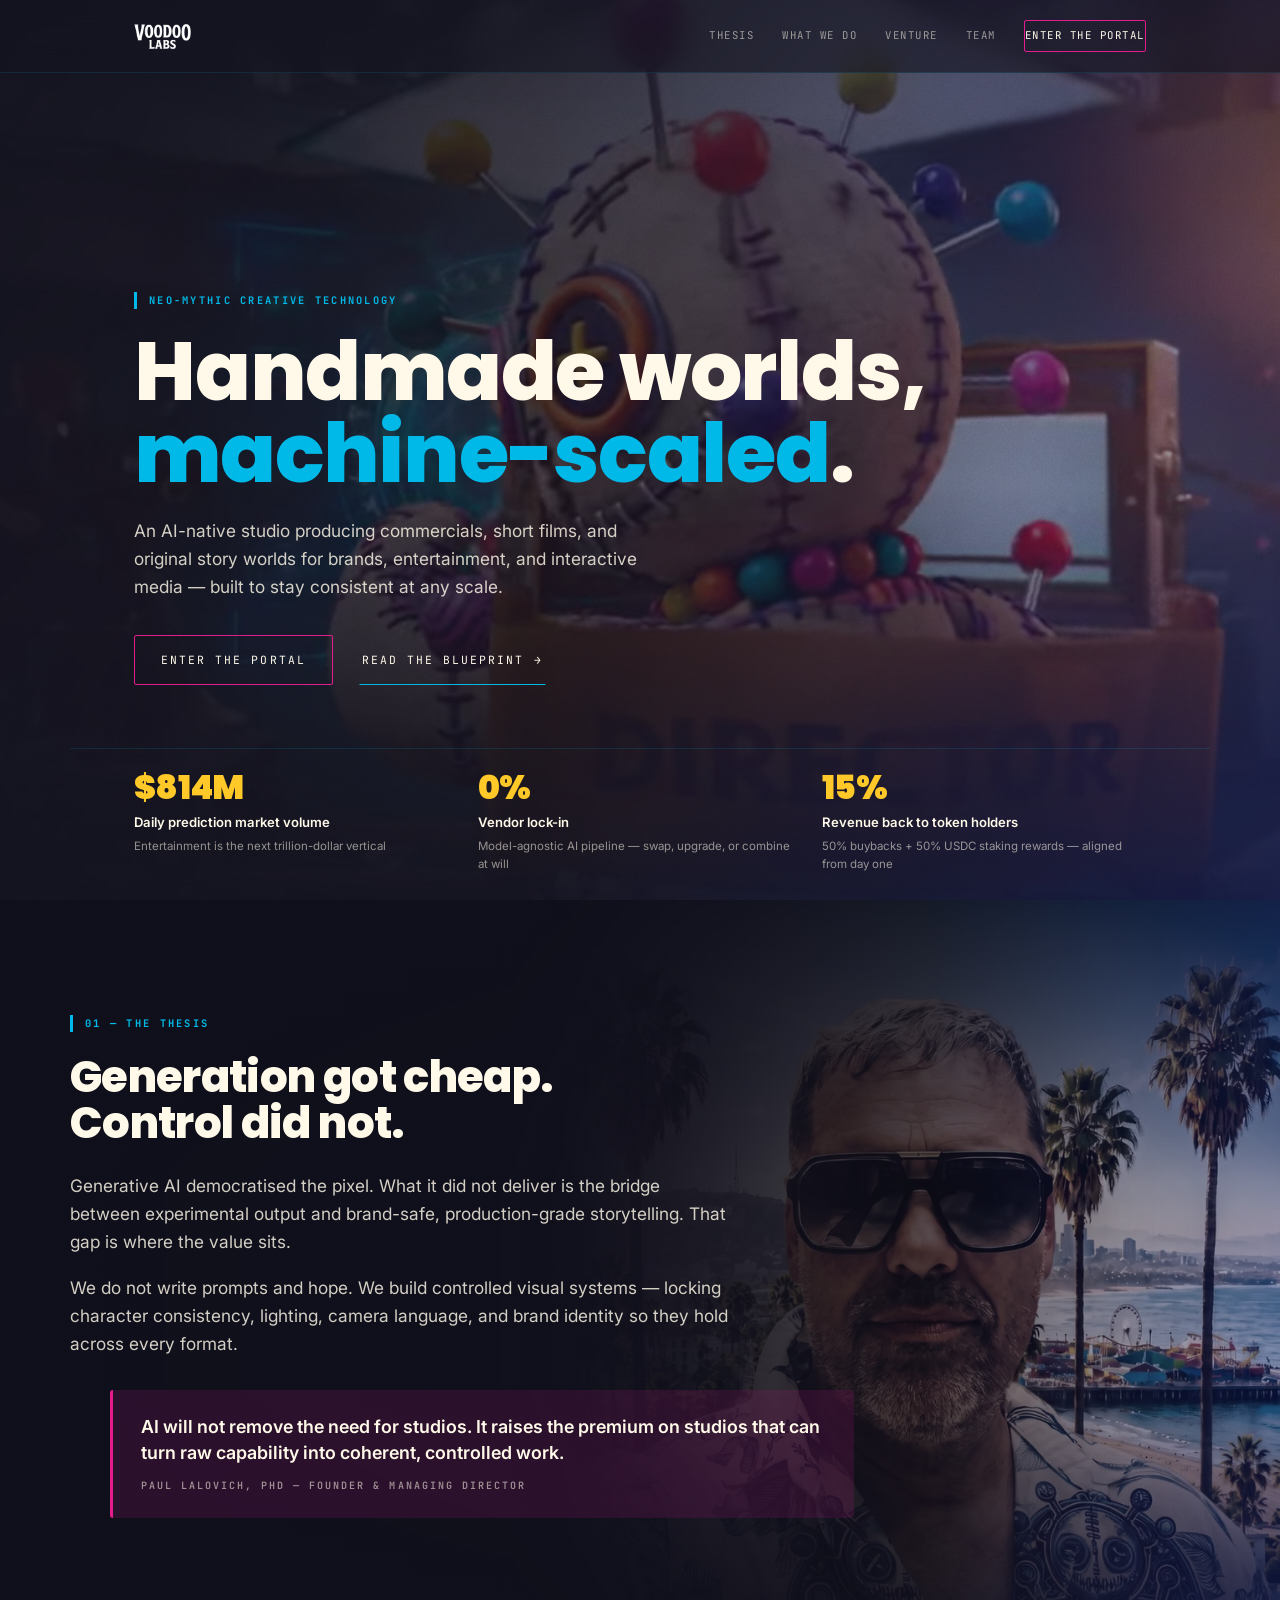
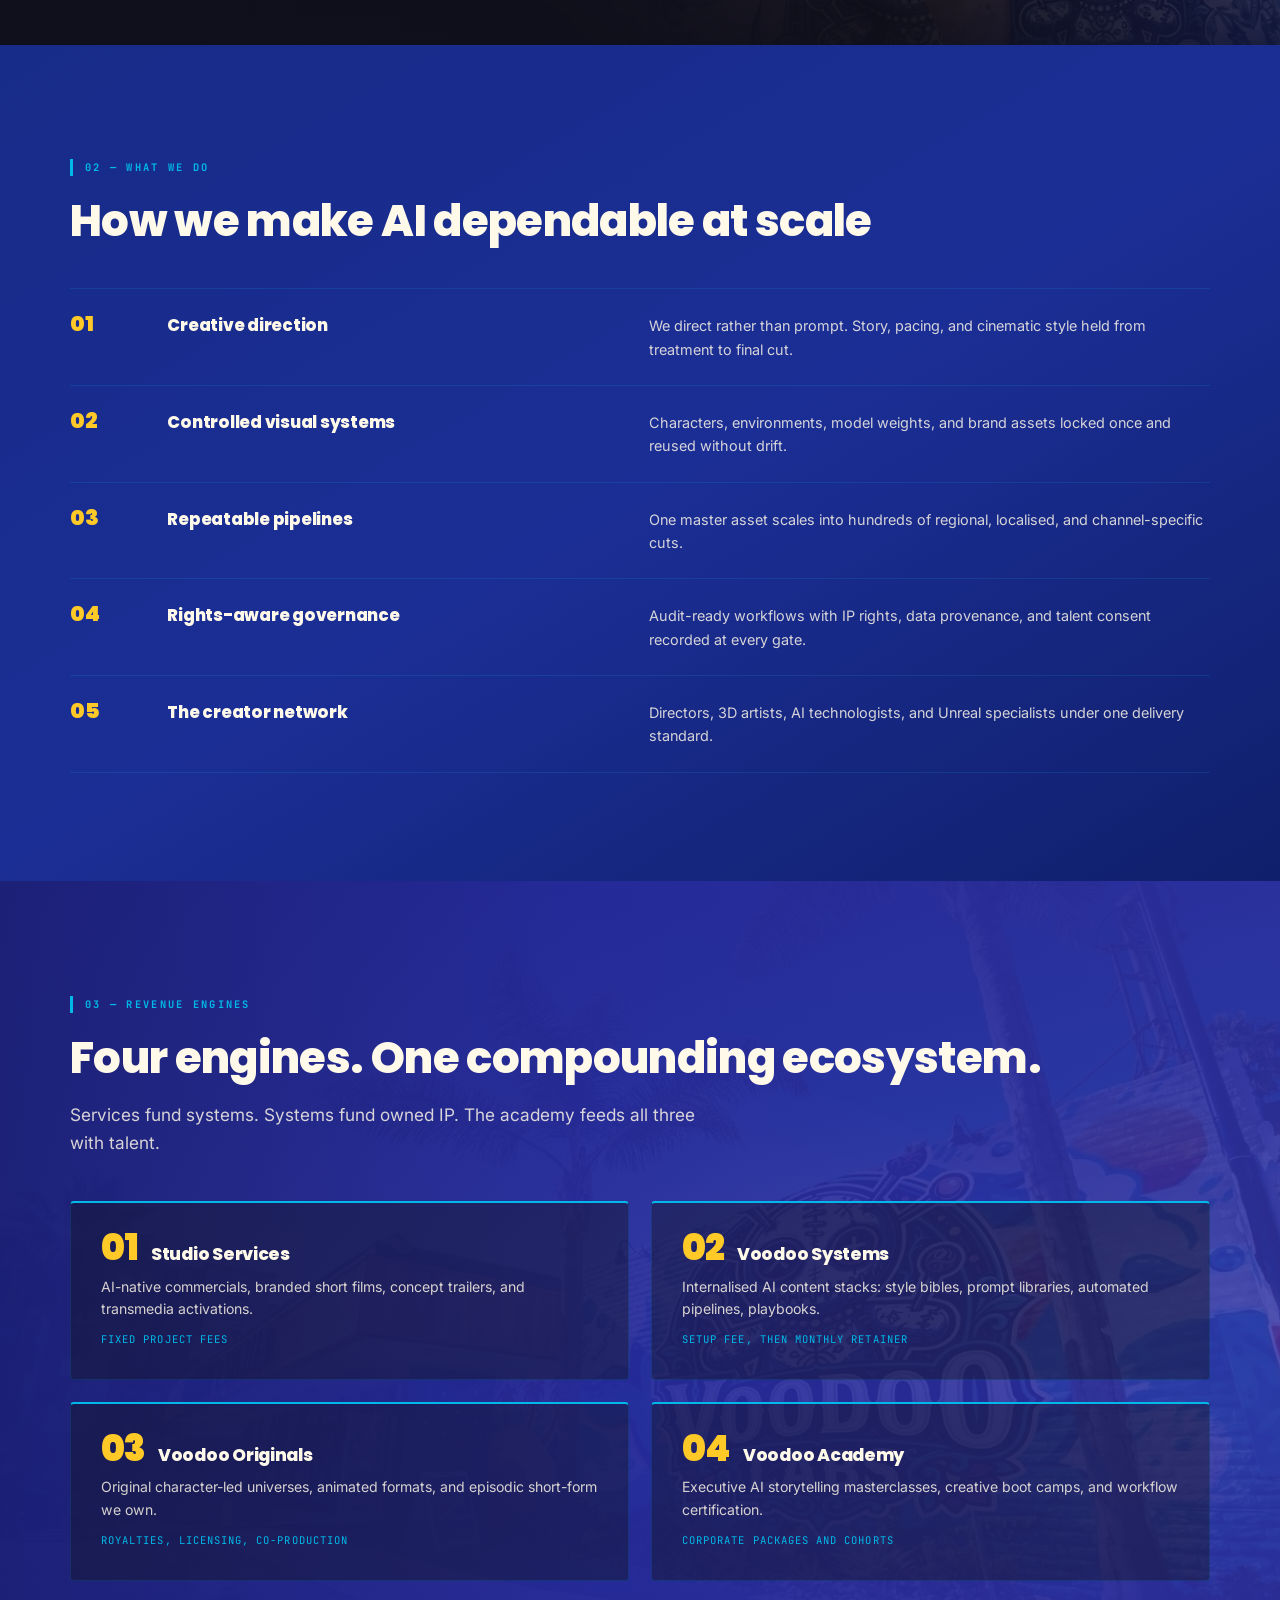
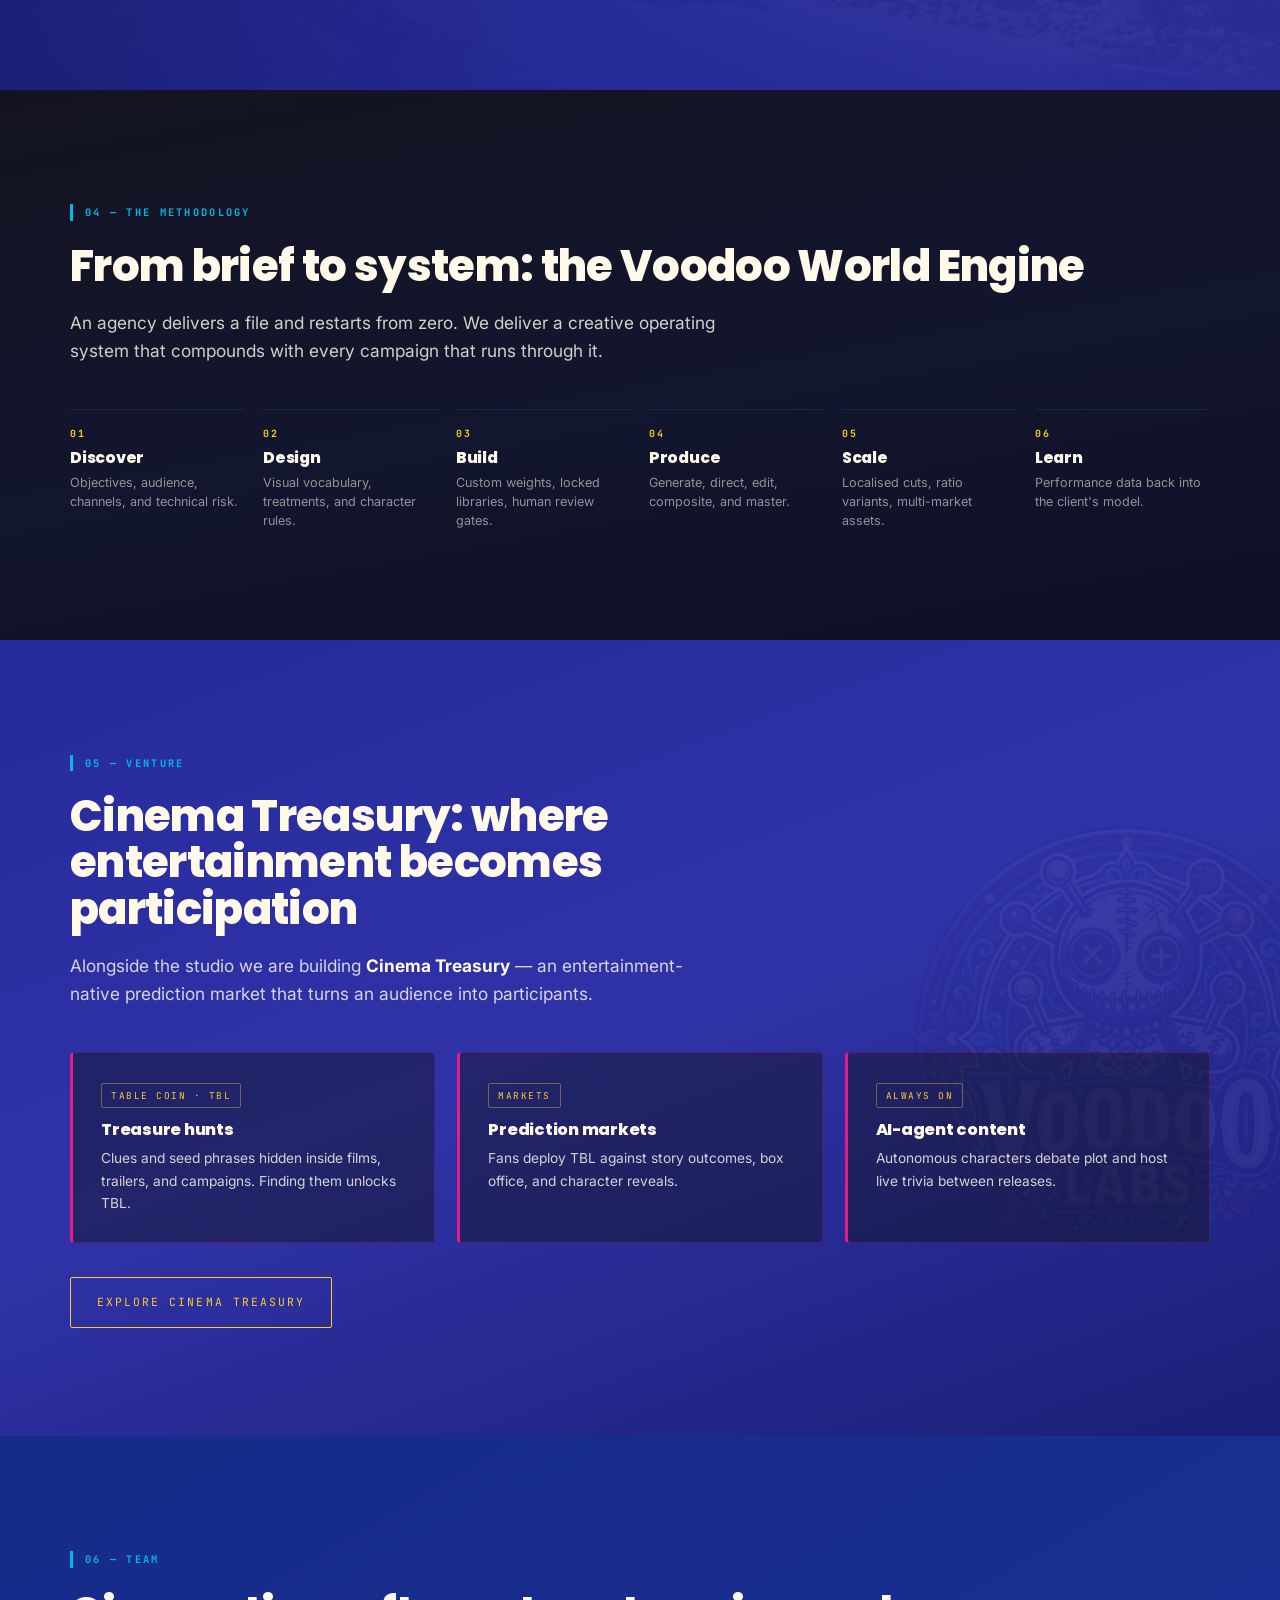
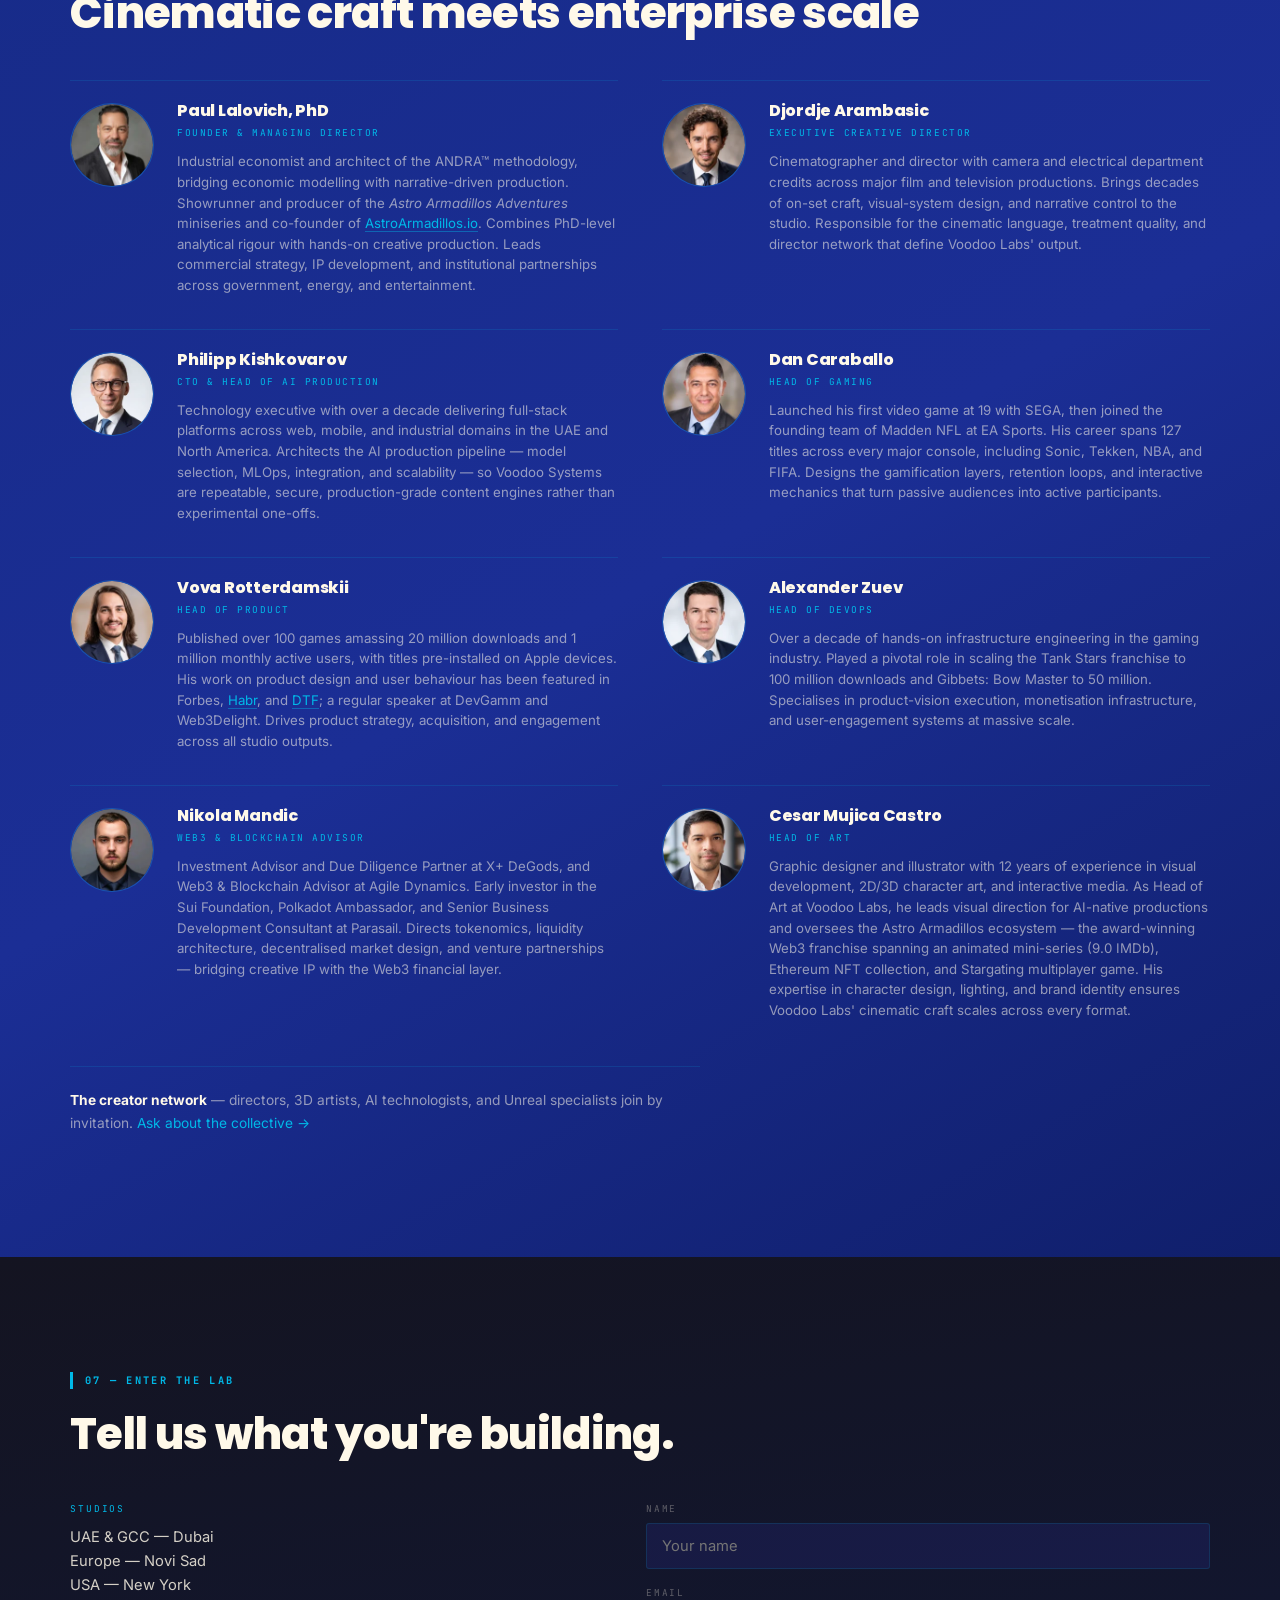
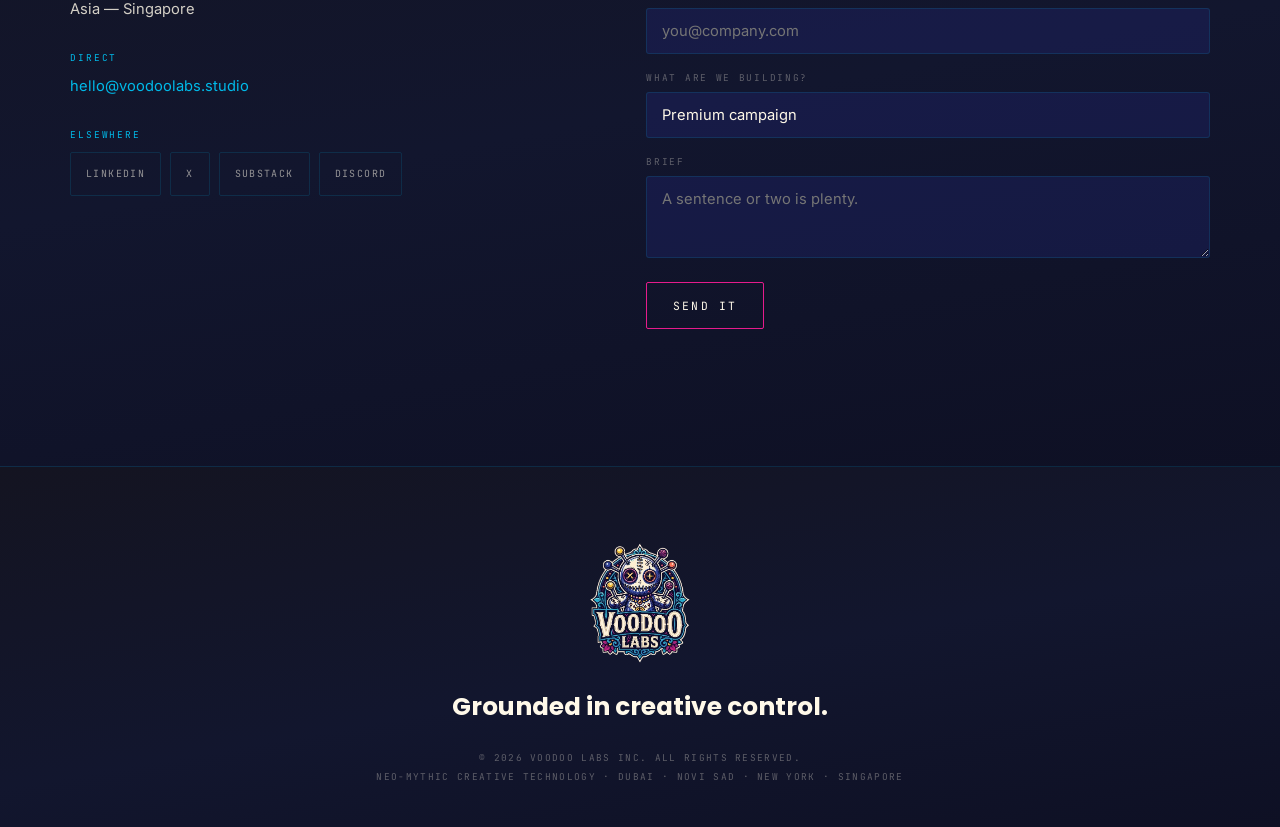
<file: index.html>
<!DOCTYPE html>
<html lang="en">
<head>
<meta charset="utf-8">
<meta name="viewport" content="width=device-width, initial-scale=1">
<title>Voodoo Labs — AI-Native Creative Studio | Handmade Worlds, Machine-Scaled</title>
<meta name="description" content="AI-native creative studio producing commercials, short films, and original story worlds for brands, entertainment, and interactive media — consistent at any scale.">
<link rel="canonical" href="https://voodoolabs.studio/">
<link rel="icon" href="favicon.ico" sizes="16x16 32x32 48x48">
<link rel="apple-touch-icon" href="apple-touch-icon.png">
<meta name="robots" content="index, follow, max-image-preview:large, max-snippet:-1">
<meta name="theme-color" content="#141421">
<meta name="color-scheme" content="dark">
<meta name="author" content="Voodoo Labs Inc.">

<meta property="og:type" content="website">
<meta property="og:site_name" content="Voodoo Labs">
<meta property="og:url" content="https://voodoolabs.studio/">
<meta property="og:title" content="Voodoo Labs — Handmade Worlds, Machine-Scaled">
<meta property="og:description" content="An AI-native creative studio producing commercials, short films, and original story worlds for brands, entertainment, and interactive media.">
<meta property="og:image" content="https://voodoolabs.studio/og-share.jpg">
<meta property="og:image:width" content="1200">
<meta property="og:image:height" content="630">
<meta property="og:image:alt" content="Voodoo Labs — pin-doll emblem with folk-art florals on deep blue.">
<meta property="og:locale" content="en_GB">

<meta name="twitter:card" content="summary_large_image">
<meta name="twitter:title" content="Voodoo Labs — Handmade Worlds, Machine-Scaled">
<meta name="twitter:description" content="An AI-native creative studio producing commercials, short films, and original story worlds for brands, entertainment, and interactive media.">
<meta name="twitter:image" content="https://voodoolabs.studio/og-share.jpg">

<link rel="preconnect" href="https://fonts.googleapis.com">
<link rel="preconnect" href="https://fonts.gstatic.com" crossorigin>
<link href="https://fonts.googleapis.com/css2?family=Poppins:wght@600;700;800;900&family=Inter:wght@400;500;600&family=JetBrains+Mono:wght@400;700&display=swap" rel="stylesheet">
<link rel="stylesheet" href="style.css">
<script type="application/ld+json">
{
  "@context":"https://schema.org",
  "@graph":[
    {
      "@type":["Organization","ProfessionalService"],
      "@id":"https://voodoolabs.studio/#org",
      "name":"Voodoo Labs",
      "legalName":"Voodoo Labs Inc.",
      "url":"https://voodoolabs.studio/",
      "logo":"https://voodoolabs.studio/og-share.jpg",
      "image":"https://voodoolabs.studio/og-share.jpg",
      "slogan":"Handmade worlds, machine-scaled.",
      "description":"An AI-native creative studio producing commercials, short films, and original story worlds for brands, entertainment, and interactive media.",
      "email":"hello@voodoolabs.studio",
      "areaServed":["AE","RS","US","SG"],
      "knowsAbout":["Generative AI production","AI-native advertising","Virtual production","Story world design","Transmedia IP","Prediction markets"],
      "location":[
        {"@type":"Place","name":"UAE & GCC Hub","address":{"@type":"PostalAddress","addressLocality":"Dubai","addressCountry":"AE"}},
        {"@type":"Place","name":"Europe Hub","address":{"@type":"PostalAddress","addressLocality":"Novi Sad","addressCountry":"RS"}},
        {"@type":"Place","name":"USA Hub","address":{"@type":"PostalAddress","addressLocality":"New York","addressCountry":"US"}},
        {"@type":"Place","name":"Asia Hub","address":{"@type":"PostalAddress","addressLocality":"Singapore","addressCountry":"SG"}}
      ],
      "founder":{"@type":"Person","name":"Paul Lalovich","honorificSuffix":"PhD","jobTitle":"Founder & Managing Director"},
      "employee":[
        {"@type":"Person","name":"Djordje Arambasic","jobTitle":"Executive Creative Director"},
        {"@type":"Person","name":"Philipp Kishkovarov","jobTitle":"CTO & Head of AI Production"},
        {"@type":"Person","name":"Dan Caraballo","jobTitle":"Head of Gaming"},
        {"@type":"Person","name":"Vova Rotterdamskii","jobTitle":"Head of Product"},
        {"@type":"Person","name":"Alexander Zuev","jobTitle":"Head of DevOps"},
        {"@type":"Person","name":"Nikola Mandic","jobTitle":"Web3 & Blockchain Advisor"},
        {"@type":"Person","name":"Cesar Mujica Castro","jobTitle":"Head of Art"}
      ],
      "hasOfferCatalog":{
        "@type":"OfferCatalog","name":"Revenue engines",
        "itemListElement":[
          {"@type":"Offer","itemOffered":{"@type":"Service","name":"Studio Services","description":"AI-native commercials, branded short films, concept trailers, and transmedia activations."}},
          {"@type":"Offer","itemOffered":{"@type":"Service","name":"Voodoo Systems","description":"Internalised AI content stacks: style bibles, prompt libraries, automated pipelines, and playbooks."}},
          {"@type":"Offer","itemOffered":{"@type":"Service","name":"Voodoo Originals","description":"Original character-led universes, animated formats, and episodic short-form."}},
          {"@type":"Offer","itemOffered":{"@type":"Service","name":"Voodoo Academy","description":"Executive AI storytelling masterclasses, creative boot camps, and workflow certification."}}
        ]
      }
    },
    {
      "@type":"WebSite",
      "@id":"https://voodoolabs.studio/#website",
      "url":"https://voodoolabs.studio/",
      "name":"Voodoo Labs",
      "publisher":{"@id":"https://voodoolabs.studio/#org"},
      "inLanguage":"en-GB"
    }
  ]
}
</script>
</head>
<body>
<a class="skip" href="#thesis">Skip to content</a>
<div class="grain"></div>

<header class="nav" id="nav">
  <div class="nav-in">
    <a href="#top" class="nav-logo" aria-label="Voodoo Labs home"><img src="assets/logo-nav.webp" alt="Voodoo Labs"></a>
    <button class="burger" id="burger" aria-label="Menu" aria-expanded="false" aria-controls="navlinks">
      <span></span><span></span><span></span>
    </button>
    <nav class="nav-links" id="navlinks">
      <a href="#thesis">Thesis</a>
      <a href="#work">What we do</a>
      <a href="#venture">Venture</a>
      <a href="#team">Team</a>
      <a href="#connect" class="nav-cta">Enter the portal</a>
    </nav>
  </div>
</header>

<!-- HERO -->
<section class="hero" id="top">
  <div class="hero-media">
    <video id="heroVid" autoplay muted loop playsinline preload="auto"
           poster="assets/hero-poster.webp" aria-label="Voodoo Labs showreel">
      <source src="voodoo-hero.webm" type="video/webm">
      <source src="voodoo-hero.mp4" type="video/mp4">
    </video>
  </div>
  <div class="hero-scrim"></div>

  <div class="hero-in">
    <div class="marker rv">Neo-Mythic Creative Technology</div>
    <h1 class="h-hero rv"><span class="sr-only">Voodoo Labs — an AI-native creative studio. </span>Handmade worlds, <span class="accent">machine-scaled</span>.</h1>
    <p class="lede rv">An AI-native studio producing commercials, short films, and original story worlds for brands, entertainment, and interactive media — built to stay consistent at any scale.</p>
    <div class="hero-cta rv">
      <a href="#connect" class="btn btn-1">Enter the portal</a>
      <a href="#thesis" class="btn btn-2">Read the blueprint →</a>
    </div>
  </div>

  <div class="hero-stats">
    <div class="rv"><div class="stat-num" data-count="814" data-prefix="$" data-suffix="M">$0M</div>
      <div class="stat-label">Daily prediction market volume</div>
      <div class="stat-note">Entertainment is the next trillion-dollar vertical</div></div>
    <div class="rv"><div class="stat-num">0%</div>
      <div class="stat-label">Vendor lock-in</div>
      <div class="stat-note">Model-agnostic AI pipeline — swap, upgrade, or combine at will</div></div>
    <div class="rv"><div class="stat-num" data-count="15" data-suffix="%">0%</div>
      <div class="stat-label">Revenue back to token holders</div>
      <div class="stat-note">50% buybacks + 50% USDC staking rewards — aligned from day one</div></div>
  </div>
</section>

<!-- THESIS -->
<section class="g-ink thesis" id="thesis">
  <div class="thesis-bg" aria-hidden="true"></div>
  <div class="thesis-scrim" aria-hidden="true"></div>
  <div class="wrap">
    <div class="marker rv">01 — The thesis</div>
    <h2 class="h-sec rv">Generation got cheap.<br>Control did not.</h2>
    <p class="lede rv" style="margin-top:26px">Generative AI democratised the pixel. What it did not deliver is the bridge between experimental output and brand-safe, production-grade storytelling. That gap is where the value sits.</p>
    <p class="lede rv">We do not write prompts and hope. We build controlled visual systems — locking character consistency, lighting, camera language, and brand identity so they hold across every format.</p>
    <blockquote class="pullquote rv" style="max-width:62ch">AI will not remove the need for studios. It raises the premium on studios that can turn raw capability into coherent, controlled work.
      <cite>Paul Lalovich, PhD — Founder &amp; Managing Director</cite></blockquote>
  </div>
</section>

<!-- WHAT WE DO -->
<section class="g-cobalt" id="work">
  <div class="wrap">
    <div class="marker rv">02 — What we do</div>
    <h2 class="h-sec rv">How we make AI dependable at scale</h2>
    <div class="caps">
      <div class="cap rv"><div class="cap-n">01</div><h3>Creative direction</h3>
        <p>We direct rather than prompt. Story, pacing, and cinematic style held from treatment to final cut.</p></div>
      <div class="cap rv"><div class="cap-n">02</div><h3>Controlled visual systems</h3>
        <p>Characters, environments, model weights, and brand assets locked once and reused without drift.</p></div>
      <div class="cap rv"><div class="cap-n">03</div><h3>Repeatable pipelines</h3>
        <p>One master asset scales into hundreds of regional, localised, and channel-specific cuts.</p></div>
      <div class="cap rv"><div class="cap-n">04</div><h3>Rights-aware governance</h3>
        <p>Audit-ready workflows with IP rights, data provenance, and talent consent recorded at every gate.</p></div>
      <div class="cap rv"><div class="cap-n">05</div><h3>The creator network</h3>
        <p>Directors, 3D artists, AI technologists, and Unreal specialists under one delivery standard.</p></div>
    </div>
  </div>
</section>

<!-- ENGINES -->
<section class="engines-sec" id="engines">
  <div class="engines-bg" aria-hidden="true"></div>
  <div class="engines-scrim" aria-hidden="true"></div>
  <div class="wrap">
    <div class="marker rv">03 — Revenue engines</div>
    <h2 class="h-sec rv">Four engines. One compounding ecosystem.</h2>
    <p class="lede rv" style="margin-top:20px">Services fund systems. Systems fund owned IP. The academy feeds all three with talent.</p>
    <div class="engines">
      <article class="eng rv"><div class="eng-head"><span class="eng-n">01</span><h3>Studio Services</h3></div>
        <p>AI-native commercials, branded short films, concept trailers, and transmedia activations.</p>
        <p class="model">Fixed project fees</p></article>
      <article class="eng rv"><div class="eng-head"><span class="eng-n">02</span><h3>Voodoo Systems</h3></div>
        <p>Internalised AI content stacks: style bibles, prompt libraries, automated pipelines, playbooks.</p>
        <p class="model">Setup fee, then monthly retainer</p></article>
      <article class="eng rv"><div class="eng-head"><span class="eng-n">03</span><h3>Voodoo Originals</h3></div>
        <p>Original character-led universes, animated formats, and episodic short-form we own.</p>
        <p class="model">Royalties, licensing, co-production</p></article>
      <article class="eng rv"><div class="eng-head"><span class="eng-n">04</span><h3>Voodoo Academy</h3></div>
        <p>Executive AI storytelling masterclasses, creative boot camps, and workflow certification.</p>
        <p class="model">Corporate packages and cohorts</p></article>
    </div>
  </div>
</section>

<!-- WORLD ENGINE -->
<section class="g-ink" id="engine">
  <div class="wrap">
    <div class="marker rv">04 — The methodology</div>
    <h2 class="h-sec rv">From brief to system: the Voodoo World Engine</h2>
    <p class="lede rv" style="margin-top:20px">An agency delivers a file and restarts from zero. We deliver a creative operating system that compounds with every campaign that runs through it.</p>
    <div class="stages">
      <div class="stage rv"><div class="stage-n">01</div><h3>Discover</h3><p>Objectives, audience, channels, and technical risk.</p></div>
      <div class="stage rv"><div class="stage-n">02</div><h3>Design</h3><p>Visual vocabulary, treatments, and character rules.</p></div>
      <div class="stage rv"><div class="stage-n">03</div><h3>Build</h3><p>Custom weights, locked libraries, human review gates.</p></div>
      <div class="stage rv"><div class="stage-n">04</div><h3>Produce</h3><p>Generate, direct, edit, composite, and master.</p></div>
      <div class="stage rv"><div class="stage-n">05</div><h3>Scale</h3><p>Localised cuts, ratio variants, multi-market assets.</p></div>
      <div class="stage rv"><div class="stage-n">06</div><h3>Learn</h3><p>Performance data back into the client's model.</p></div>
    </div>
  </div>
</section>

<!-- VENTURE -->
<section class="g-indigo" id="venture">
  <img class="venture-mark" src="assets/venture-mark.webp" alt="" aria-hidden="true">
  <div class="wrap">
    <div class="marker rv">05 — Venture</div>
    <h2 class="h-sec rv" style="max-width:20ch">Cinema Treasury: where entertainment becomes participation</h2>
    <p class="lede rv" style="margin-top:20px">Alongside the studio we are building <strong style="color:var(--ivory)">Cinema Treasury</strong> — an entertainment-native prediction market that turns an audience into participants.</p>
    <div class="loop">
      <article class="loop-card rv"><span class="token">Table Coin · TBL</span>
        <h3>Treasure hunts</h3>
        <p>Clues and seed phrases hidden inside films, trailers, and campaigns. Finding them unlocks TBL.</p></article>
      <article class="loop-card rv"><span class="token">Markets</span>
        <h3>Prediction markets</h3>
        <p>Fans deploy TBL against story outcomes, box office, and character reveals.</p></article>
      <article class="loop-card rv"><span class="token">Always on</span>
        <h3>AI-agent content</h3>
        <p>Autonomous characters debate plot and host live trivia between releases.</p></article>
    </div>
    <div class="hero-cta rv" style="margin-bottom:0"><a href="#connect" class="btn btn-3">Explore Cinema Treasury</a></div>
  </div>
</section>

<!-- TEAM -->
<section class="g-cobalt" id="team">
  <div class="wrap">
    <div class="marker rv">06 — Team</div>
    <h2 class="h-sec rv">Cinematic craft meets enterprise scale</h2>
    <div class="team">
      <article class="person rv">
        <img class="person-photo" loading="lazy" decoding="async" width="176" height="176" src="assets/team/paul-lalovich.webp" alt="Paul Lalovich, PhD">
        <div><h3>Paul Lalovich, PhD</h3><div class="role">Founder &amp; Managing Director</div><p>Industrial economist and architect of the ANDRA™ methodology, bridging economic modelling with narrative-driven production. Showrunner and producer of the <em>Astro Armadillos Adventures</em> miniseries and co-founder of <a href="https://AstroArmadillos.io">AstroArmadillos.io</a>. Combines PhD-level analytical rigour with hands-on creative production. Leads commercial strategy, IP development, and institutional partnerships across government, energy, and entertainment.</p></div>
      </article>
      <article class="person rv">
        <img class="person-photo" loading="lazy" decoding="async" width="176" height="176" src="assets/team/djordje-arambasic.webp" alt="Djordje Arambasic">
        <div><h3>Djordje Arambasic</h3><div class="role">Executive Creative Director</div><p>Cinematographer and director with camera and electrical department credits across major film and television productions. Brings decades of on-set craft, visual-system design, and narrative control to the studio. Responsible for the cinematic language, treatment quality, and director network that define Voodoo Labs' output.</p></div>
      </article>
      <article class="person rv">
        <img class="person-photo" loading="lazy" decoding="async" width="176" height="176" src="assets/team/philipp-kishkovarov.webp" alt="Philipp Kishkovarov">
        <div><h3>Philipp Kishkovarov</h3><div class="role">CTO &amp; Head of AI Production</div><p>Technology executive with over a decade delivering full-stack platforms across web, mobile, and industrial domains in the UAE and North America. Architects the AI production pipeline — model selection, MLOps, integration, and scalability — so Voodoo Systems are repeatable, secure, production-grade content engines rather than experimental one-offs.</p></div>
      </article>
      <article class="person rv">
        <img class="person-photo" loading="lazy" decoding="async" width="176" height="176" src="assets/team/dan-caraballo.webp" alt="Dan Caraballo">
        <div><h3>Dan Caraballo</h3><div class="role">Head of Gaming</div><p>Launched his first video game at 19 with SEGA, then joined the founding team of Madden NFL at EA Sports. His career spans 127 titles across every major console, including Sonic, Tekken, NBA, and FIFA. Designs the gamification layers, retention loops, and interactive mechanics that turn passive audiences into active participants.</p></div>
      </article>
      <article class="person rv">
        <img class="person-photo" loading="lazy" decoding="async" width="176" height="176" src="assets/team/vova-rotterdamskii.webp" alt="Vova Rotterdamskii">
        <div><h3>Vova Rotterdamskii</h3><div class="role">Head of Product</div><p>Published over 100 games amassing 20 million downloads and 1 million monthly active users, with titles pre-installed on Apple devices. His work on product design and user behaviour has been featured in Forbes, <a href="https://Habr.com">Habr</a>, and <a href="https://DTF.ru">DTF</a>; a regular speaker at DevGamm and Web3Delight. Drives product strategy, acquisition, and engagement across all studio outputs.</p></div>
      </article>
      <article class="person rv">
        <img class="person-photo" loading="lazy" decoding="async" width="176" height="176" src="assets/team/alexander-zuev.webp" alt="Alexander Zuev">
        <div><h3>Alexander Zuev</h3><div class="role">Head of DevOps</div><p>Over a decade of hands-on infrastructure engineering in the gaming industry. Played a pivotal role in scaling the Tank Stars franchise to 100 million downloads and Gibbets: Bow Master to 50 million. Specialises in product-vision execution, monetisation infrastructure, and user-engagement systems at massive scale.</p></div>
      </article>
      <article class="person rv">
        <img class="person-photo" loading="lazy" decoding="async" width="176" height="176" src="assets/team/nikola-mandic.webp" alt="Nikola Mandic">
        <div><h3>Nikola Mandic</h3><div class="role">Web3 &amp; Blockchain Advisor</div><p>Investment Advisor and Due Diligence Partner at X+ DeGods, and Web3 &amp; Blockchain Advisor at Agile Dynamics. Early investor in the Sui Foundation, Polkadot Ambassador, and Senior Business Development Consultant at Parasail. Directs tokenomics, liquidity architecture, decentralised market design, and venture partnerships — bridging creative IP with the Web3 financial layer.</p></div>
      </article>
      <article class="person rv">
        <img class="person-photo" loading="lazy" decoding="async" width="176" height="176" src="assets/team/cesar-mujica-castro.webp" alt="Cesar Mujica Castro">
        <div><h3>Cesar Mujica Castro</h3><div class="role">Head of Art</div><p>Graphic designer and illustrator with 12 years of experience in visual development, 2D/3D character art, and interactive media. As Head of Art at Voodoo Labs, he leads visual direction for AI-native productions and oversees the Astro Armadillos ecosystem — the award-winning Web3 franchise spanning an animated mini-series (9.0 IMDb), Ethereum NFT collection, and Stargating multiplayer game. His expertise in character design, lighting, and brand identity ensures Voodoo Labs' cinematic craft scales across every format.</p></div>
      </article>
    </div>
    <p class="collective rv"><strong style="color:var(--ivory)">The creator network</strong> — directors, 3D artists, AI technologists, and Unreal specialists join by invitation. <a href="#connect">Ask about the collective →</a></p>
    </div>
  </div>
</section>

<!-- CONNECT -->
<section class="g-ink" id="connect">
  <div class="wrap">
    <div class="marker rv">07 — Enter the lab</div>
    <h2 class="h-sec rv">Tell us what you're building.</h2>
    <div class="contact-grid">
      <div class="rv">
        <div class="meta-block"><div class="meta-h">Studios</div>
          <p>UAE &amp; GCC — Dubai<br>Europe — Novi Sad<br>USA — New York<br>Asia — Singapore</p></div>
        <div class="meta-block"><div class="meta-h">Direct</div>
          <p><a href="mailto:hello@voodoolabs.studio">hello@voodoolabs.studio</a></p></div>
        <div class="meta-block"><div class="meta-h">Elsewhere</div>
          <div class="socials"><a href="#connect">LinkedIn</a><a href="#connect">X</a>
            <a href="#connect">Substack</a><a href="#connect">Discord</a></div></div>
      </div>
      <div class="rv">
        <div class="field"><label for="f-name">Name</label><input id="f-name" type="text" autocomplete="name" placeholder="Your name"></div>
        <div class="field"><label for="f-email">Email</label><input id="f-email" type="email" autocomplete="email" placeholder="you@company.com"></div>
        <div class="field"><label for="f-what">What are we building?</label>
          <select id="f-what">
            <option>Premium campaign</option><option>Custom AI production system</option>
            <option>Talent training</option><option>Venture investment</option><option>Something else</option>
          </select></div>
        <div class="field"><label for="f-msg">Brief</label><textarea id="f-msg" rows="3" placeholder="A sentence or two is plenty."></textarea></div>
        <button class="btn btn-1" id="send" type="button">Send it</button>
        <div class="formnote" id="formnote" role="status" aria-live="polite"></div>
      </div>
    </div>
  </div>
</section>

<footer class="foot g-ink">
  <img src="assets/logo-footer.webp" alt="Voodoo Labs">
  <div class="foot-line">Grounded in creative control.</div>
  <div class="foot-legal">© 2026 Voodoo Labs Inc. All rights reserved.<br>
    Neo-Mythic Creative Technology · Dubai · Novi Sad · New York · Singapore</div>
</footer>

<button class="totop" id="totop" type="button" aria-label="Back to top">
  <svg viewBox="0 0 24 24" fill="none" stroke="currentColor" stroke-width="2"
       stroke-linecap="round" stroke-linejoin="round" aria-hidden="true">
    <path d="M12 19V5M5 12l7-7 7 7"/>
  </svg>
</button>

<script src="script.js" defer></script>
</body>
</html>
</file>
<file: style.css>
:root{
  --ink:#141421; --cobalt:#172B88; --indigo:#3033A8; --ivory:#FFF9E9;
  --turquoise:#00B9E8; --fuchsia:#E51B8C; --gold:#FFC928; --coral:#FF6C45;
  --body:rgba(255,249,233,.82); --muted:rgba(255,249,233,.55); --faint:rgba(255,249,233,.32);
  --line:rgba(0,185,232,.28); --line-soft:rgba(0,185,232,.14);
  --f-head:'Poppins','Arial Black',system-ui,sans-serif;
  --f-body:'Inter',Helvetica,Arial,sans-serif;
  --f-mono:'JetBrains Mono',ui-monospace,Menlo,monospace;
  --gut:clamp(22px,5vw,76px); --maxw:1140px;
}
*,*::before,*::after{box-sizing:border-box}
html{scroll-behavior:smooth;-webkit-text-size-adjust:100%;scroll-padding-top:78px}
body{margin:0;background:var(--ink);color:var(--body);font-family:var(--f-body);
  font-size:clamp(16px,1.05vw,16.5px);line-height:1.62;-webkit-font-smoothing:antialiased;
  overflow-x:hidden;overflow-wrap:break-word;-webkit-tap-highlight-color:rgba(0,185,232,.18)}
img,video{max-width:100%;display:block}
a{color:var(--turquoise);text-decoration:none}
::selection{background:var(--fuchsia);color:var(--ivory)}
.sr-only{position:absolute;width:1px;height:1px;padding:0;margin:-1px;overflow:hidden;
  clip:rect(0,0,0,0);white-space:nowrap;border:0}
.skip{position:absolute;left:-9999px;top:0;z-index:200;background:var(--fuchsia);color:var(--ivory);
  padding:12px 18px;font-family:var(--f-mono);font-size:.7rem;letter-spacing:.14em;text-transform:uppercase}
.skip:focus{left:8px;top:8px}
:focus-visible{outline:2px solid var(--turquoise);outline-offset:3px}

.grain{position:fixed;inset:0;z-index:120;pointer-events:none;opacity:.45;
  background-image:url(assets/grain.png);background-repeat:repeat;mix-blend-mode:overlay}

h1,h2,h3{font-family:var(--f-head);color:var(--ivory);margin:0;font-weight:800;
  letter-spacing:-.015em;line-height:1.06}
.h-hero{font-size:clamp(2.5rem,6.4vw,5.4rem);line-height:1}
.h-sec{font-size:clamp(1.7rem,3.4vw,2.9rem)}
p{margin:0 0 1.05em}
.lede{font-size:clamp(1rem,1.35vw,1.16rem);max-width:60ch}
.marker{display:inline-block;border-left:3px solid var(--turquoise);padding-left:12px;
  color:var(--turquoise);font-family:var(--f-mono);font-size:.65rem;font-weight:700;
  letter-spacing:.22em;text-transform:uppercase;margin-bottom:22px}

section{position:relative;overflow:hidden;padding:clamp(72px,8.5vw,128px) var(--gut)}
.wrap{max-width:var(--maxw);margin:0 auto;position:relative;z-index:3}
.g-cobalt{background:linear-gradient(150deg,#172B88 0%,#1B2E95 52%,#101F6B 100%)}
.g-indigo{background:linear-gradient(160deg,#252A9B 0%,#3033A8 48%,#1B1F76 100%)}
.g-ink{background:linear-gradient(170deg,#141421 0%,#12162E 55%,#0E1024 100%)}

/* ---------- nav ---------- */
.nav{position:fixed;inset:0 0 auto 0;z-index:100;background:rgba(20,20,33,.62);
  backdrop-filter:blur(14px);-webkit-backdrop-filter:blur(14px);
  border-bottom:1px solid rgba(0,185,232,.12);transition:background .35s}
.nav.solid{background:rgba(20,20,33,.94)}
.nav-in{max-width:var(--maxw);margin:0 auto;padding:14px var(--gut);display:flex;
  align-items:center;gap:20px}
.nav-logo{display:flex;align-items:center;min-height:44px;flex:0 0 auto}
.nav-logo img{height:25px;width:auto}
.nav-links{display:flex;gap:28px;margin-left:auto;align-items:center}
.nav-links a{font-family:var(--f-mono);font-size:.67rem;letter-spacing:.14em;
  text-transform:uppercase;color:var(--muted);padding:6px 0;transition:color .25s}
.nav-links a:hover{color:var(--ivory)}
.nav-cta{color:var(--ivory)!important;border:1px solid var(--fuchsia);padding:9px 16px;
  border-radius:2px;transition:background .28s}
.nav-cta:hover{background:var(--fuchsia)}
.burger{display:none;margin-left:auto;background:none;border:0;cursor:pointer;padding:8px;width:40px}
.burger span{display:block;height:1.5px;background:var(--ivory);margin:5px 0;transition:.3s}
.burger.on span:nth-child(1){transform:translateY(6.5px) rotate(45deg)}
.burger.on span:nth-child(2){opacity:0}
.burger.on span:nth-child(3){transform:translateY(-6.5px) rotate(-45deg)}

/* ---------- video hero ---------- */
.hero{min-height:100svh;display:flex;flex-direction:column;justify-content:flex-end;
  padding:0;overflow:hidden;background:var(--ink)}
.hero-media{position:absolute;inset:0;z-index:0}
.hero-media video,.hero-media img{width:100%;height:100%;object-fit:cover}
.hero-scrim{position:absolute;inset:0;z-index:1;background:
  linear-gradient(90deg,rgba(20,20,33,.92) 0%,rgba(20,20,33,.74) 42%,rgba(23,43,136,.34) 100%),
  linear-gradient(0deg,rgba(20,20,33,.94) 0%,rgba(20,20,33,.10) 46%,rgba(20,20,33,.55) 100%)}
.hero-in{position:relative;z-index:3;width:100%;max-width:var(--maxw);margin:0 auto;
  padding:clamp(120px,16vh,180px) var(--gut) 0}
.hero .lede{margin-top:22px;max-width:46ch}
.hero h1 .accent{color:var(--turquoise)}
.hero-cta{display:flex;flex-wrap:wrap;gap:14px 26px;align-items:center;margin:34px 0 clamp(48px,7vh,76px)}
.btn{display:inline-flex;align-items:center;justify-content:center;gap:10px;
  font-family:var(--f-mono);font-size:.71rem;letter-spacing:.18em;text-transform:uppercase;
  padding:15px 26px;border-radius:2px;cursor:pointer;border:1px solid transparent;
  background:none;transition:all .3s ease}
.btn-1{border-color:var(--fuchsia);color:var(--ivory)}
.btn-1:hover{background:var(--fuchsia);box-shadow:0 0 28px rgba(229,27,140,.45);transform:translateY(-2px)}
.btn-2{color:var(--ivory);border-bottom:1px solid var(--turquoise);border-radius:0;padding:15px 2px}
.btn-2:hover{color:var(--turquoise);gap:16px}
.btn-3{border-color:var(--gold);color:var(--gold)}
.btn-3:hover{background:var(--gold);color:var(--ink);transform:translateY(-2px)}

.hero-stats{position:relative;z-index:3;width:100%;max-width:var(--maxw);margin:0 auto;
  padding:22px var(--gut) 26px;border-top:1px solid var(--line-soft);
  display:grid;grid-template-columns:repeat(3,1fr);gap:20px}
.stat-num{font-family:var(--f-head);font-weight:900;color:var(--gold);
  font-size:clamp(1.6rem,2.6vw,2.3rem);line-height:1;letter-spacing:-.02em}
.stat-label{color:var(--ivory);font-size:.82rem;font-weight:600;margin-top:8px}
.stat-note{color:var(--muted);font-size:.72rem;margin-top:3px}

/* ---------- shared blocks ---------- */
.pullquote{border-left:3px solid var(--fuchsia);background:rgba(157,23,111,.20);
  padding:24px 28px;border-radius:3px;color:var(--ivory);
  font-size:clamp(1.02rem,1.4vw,1.22rem);font-weight:600;line-height:1.48;margin-top:32px}
.pullquote cite{display:block;margin-top:12px;font-style:normal;font-family:var(--f-mono);
  font-size:.63rem;letter-spacing:.2em;text-transform:uppercase;color:var(--muted)}

/* thesis — founder panel, right-weighted and blended into the ground */
.thesis{background:var(--ink)}
.thesis-bg{position:absolute;top:0;right:0;bottom:0;z-index:0;width:min(58%,720px);
  background:url(assets/thesis-bg.webp) top right/cover no-repeat;
  filter:saturate(.62) contrast(1.06);opacity:.85;
  -webkit-mask-image:linear-gradient(90deg,transparent 0%,rgba(0,0,0,.45) 34%,#000 78%);
  mask-image:linear-gradient(90deg,transparent 0%,rgba(0,0,0,.45) 34%,#000 78%)}
.thesis-scrim{position:absolute;inset:0;z-index:1;background:
  linear-gradient(90deg,rgba(16,16,28,.98) 0%,rgba(16,16,28,.90) 40%,rgba(16,16,28,.42) 72%,rgba(23,43,136,.30) 100%),
  linear-gradient(0deg,rgba(16,16,28,.82) 0%,transparent 34%,transparent 62%,rgba(16,16,28,.78) 100%)}

/* engines — mural ground */
.engines-sec{background:var(--indigo)}
.engines-bg{position:absolute;inset:0;z-index:0;background:url(assets/engines-bg.webp) center/cover no-repeat;
  filter:saturate(.8)}
.engines-scrim{position:absolute;inset:0;z-index:1;background:
  linear-gradient(90deg,rgba(27,31,118,.97) 0%,rgba(37,42,155,.90) 46%,rgba(48,51,168,.72) 100%),
  linear-gradient(0deg,rgba(27,31,118,.88) 0%,rgba(37,42,155,.34) 48%,rgba(27,31,118,.86) 100%)}

/* capabilities — plain numbered list */
.caps{margin-top:clamp(28px,4vw,44px);border-top:1px solid var(--line-soft)}
.cap{display:grid;grid-template-columns:64px 1fr 1.25fr;gap:clamp(16px,2.6vw,40px);
  align-items:baseline;padding:24px 0;border-bottom:1px solid var(--line-soft);
  transition:border-color .3s}
.cap:hover{border-bottom-color:var(--line)}
.cap-n{font-family:var(--f-head);font-weight:900;color:var(--gold);font-size:1.35rem;line-height:1}
.cap h3{font-size:clamp(1rem,1.3vw,1.16rem)}
.cap p{margin:0;font-size:.9rem;color:var(--body)}

/* engines */
.engines{display:grid;grid-template-columns:1fr 1fr;gap:clamp(14px,2vw,22px);
  margin-top:clamp(28px,4vw,44px)}
.eng{background:rgba(20,20,33,.42);border:1px solid var(--line-soft);
  border-top:2px solid var(--turquoise);border-radius:4px;padding:clamp(22px,2.4vw,30px);
  transition:transform .35s cubic-bezier(.2,.7,.3,1),border-color .35s}
.eng:hover{transform:translateY(-4px);border-color:var(--line);border-top-color:var(--gold)}
.eng-head{display:flex;align-items:baseline;gap:13px;margin-bottom:12px}
.eng-n{font-family:var(--f-head);font-weight:900;color:var(--gold);
  font-size:clamp(1.9rem,2.8vw,2.4rem);line-height:.85;letter-spacing:-.03em}
.eng h3{font-size:clamp(1.02rem,1.35vw,1.2rem)}
.eng p{margin:0 0 .7em;font-size:.88rem}
.eng .model{margin:0;font-family:var(--f-mono);font-size:.66rem;letter-spacing:.1em;
  color:var(--turquoise);text-transform:uppercase;line-height:1.7}

/* stages */
.stages{display:grid;grid-template-columns:repeat(6,1fr);gap:clamp(10px,1.4vw,20px);
  margin-top:clamp(28px,4vw,44px)}
.stage{border-top:1px solid var(--line-soft);padding-top:16px;transition:border-color .3s}
.stage:hover{border-top-color:var(--gold)}
.stage-n{font-family:var(--f-mono);font-size:.62rem;letter-spacing:.2em;color:var(--gold);font-weight:700}
.stage h3{font-size:.98rem;margin:8px 0 7px}
.stage p{font-size:.79rem;margin:0;color:var(--muted);line-height:1.5}

/* venture */
.venture-mark{position:absolute;right:-5%;top:50%;transform:translateY(-50%);
  width:clamp(280px,34vw,460px);opacity:.05;pointer-events:none;z-index:1}
.loop{display:grid;grid-template-columns:repeat(3,1fr);gap:clamp(14px,2vw,22px);
  margin-top:clamp(28px,4vw,44px)}
.loop-card{background:rgba(20,20,33,.46);border:1px solid rgba(229,27,140,.26);
  border-left:3px solid var(--fuchsia);border-radius:4px;padding:clamp(20px,2.2vw,28px);
  transition:transform .35s cubic-bezier(.2,.7,.3,1)}
.loop-card:hover{transform:translateY(-4px)}
.loop-card h3{font-size:1.02rem;margin:0 0 9px}
.loop-card p{font-size:.86rem;margin:0}
.token{font-family:var(--f-mono);font-size:.59rem;letter-spacing:.16em;text-transform:uppercase;
  color:var(--gold);border:1px solid rgba(255,201,40,.38);padding:4px 9px;border-radius:2px;
  display:inline-block;margin-bottom:13px}

/* team */
.team{display:grid;grid-template-columns:1fr 1fr;gap:clamp(20px,2.6vw,36px) clamp(24px,3.4vw,52px);
  margin-top:clamp(28px,4vw,44px)}
.person{display:grid;grid-template-columns:84px 1fr;gap:clamp(16px,1.8vw,24px);
  border-top:1px solid var(--line-soft);padding-top:22px;transition:border-color .3s}
.person:hover{border-top-color:var(--gold)}
.person-photo{width:84px;height:84px;border-radius:50%;object-fit:cover;
  border:1px solid var(--line);background:rgba(48,51,168,.3)}
.person h3{font-size:1rem;margin:0 0 5px}
.person .role{font-family:var(--f-mono);font-size:.59rem;letter-spacing:.16em;
  text-transform:uppercase;color:var(--turquoise);margin-bottom:11px}
.person p{font-size:.83rem;margin:0;color:var(--muted);line-height:1.55}
.person p a{border-bottom:1px solid rgba(0,185,232,.4)}
.collective{margin-top:clamp(30px,4vw,46px);padding-top:22px;
  border-top:1px solid var(--line-soft);font-size:.86rem;color:var(--muted);max-width:70ch}

/* contact */
.contact-grid{display:grid;grid-template-columns:1fr 1.1fr;gap:clamp(28px,5vw,72px);
  align-items:start;margin-top:clamp(28px,4vw,44px)}
.field{margin-bottom:16px}
.field label{display:block;font-family:var(--f-mono);font-size:.59rem;letter-spacing:.18em;
  text-transform:uppercase;color:var(--faint);margin-bottom:7px}
.field input,.field select,.field textarea{width:100%;background:rgba(48,51,168,.20);
  border:1px solid var(--line-soft);border-radius:3px;padding:13px 15px;color:var(--ivory);
  font-family:var(--f-body);font-size:.92rem;transition:border-color .3s,background .3s}
.field input:focus,.field select:focus,.field textarea:focus{outline:none;
  border-color:var(--turquoise);background:rgba(48,51,168,.34)}
.field select{appearance:none;cursor:pointer}
.field select option{background:var(--ink);color:var(--ivory)}
.formnote{font-size:.78rem;color:var(--gold);margin-top:13px;min-height:1.2em}
.meta-h{font-family:var(--f-mono);font-size:.59rem;letter-spacing:.2em;text-transform:uppercase;
  color:var(--turquoise);margin-bottom:10px}
.meta-block{margin-bottom:28px}
.meta-block p{margin:0;font-size:.92rem}
.socials{display:flex;flex-wrap:wrap;gap:9px}
.socials a{font-family:var(--f-mono);font-size:.62rem;letter-spacing:.14em;text-transform:uppercase;
  border:1px solid var(--line-soft);padding:0 15px;min-height:44px;display:inline-flex;align-items:center;
  border-radius:2px;color:var(--muted);transition:.3s}
.socials a:hover{border-color:var(--turquoise);color:var(--ivory)}

/* footer */
.foot{padding:clamp(48px,6vw,76px) var(--gut) 40px;text-align:center;
  border-top:1px solid var(--line-soft)}
.foot img{height:clamp(88px,10vw,120px);width:auto;margin:0 auto 24px}
.foot-line{font-family:var(--f-head);font-size:clamp(1.1rem,2vw,1.55rem);color:var(--ivory);
  font-weight:700;margin-bottom:22px}
.foot-legal{font-family:var(--f-mono);font-size:.59rem;letter-spacing:.14em;
  text-transform:uppercase;color:var(--faint);line-height:2}

/* back to top */
.totop{position:fixed;right:max(18px,env(safe-area-inset-right));
  bottom:max(18px,env(safe-area-inset-bottom));z-index:110;
  width:48px;height:48px;display:grid;place-items:center;border-radius:50%;
  background:rgba(20,20,33,.82);backdrop-filter:blur(10px);-webkit-backdrop-filter:blur(10px);
  border:1px solid var(--line);color:var(--turquoise);cursor:pointer;
  opacity:0;visibility:hidden;transform:translateY(12px);
  transition:opacity .3s,transform .3s,visibility .3s,background .3s,border-color .3s}
.totop.show{opacity:1;visibility:visible;transform:none}
.totop:hover{background:var(--fuchsia);border-color:var(--fuchsia);color:var(--ivory)}
.totop svg{width:18px;height:18px}

/* motion */
.js .rv{opacity:0;transform:translateY(22px)}
.rv{transition:opacity .7s cubic-bezier(.2,.7,.3,1),transform .7s cubic-bezier(.2,.7,.3,1)}
.js .rv.in{opacity:1;transform:none}

@media(max-width:1000px){
  .contact-grid{grid-template-columns:1fr}
  .team{grid-template-columns:1fr}
  .stages{grid-template-columns:repeat(3,1fr);gap:22px}
}
@media(max-width:900px){
  .nav-links{position:fixed;inset:59px 0 auto 0;flex-direction:column;gap:0;align-items:stretch;
    background:rgba(20,20,33,.97);backdrop-filter:blur(16px);padding:10px var(--gut) 24px;
    border-bottom:1px solid var(--line-soft);transform:translateY(-125%);
    transition:transform .4s cubic-bezier(.2,.7,.3,1)}
  .nav-links.open{transform:none}
  .nav-links{max-height:calc(100svh - 59px);overflow-y:auto}
  .nav-links a{padding:17px 0;border-bottom:1px solid rgba(0,185,232,.10);font-size:.78rem}
  .nav-cta{text-align:center;margin-top:16px;border-bottom:0!important}
  .burger{display:block}
  .thesis-bg{width:100%;background-position:top center;opacity:.5;
    -webkit-mask-image:linear-gradient(0deg,transparent 4%,#000 46%);
    mask-image:linear-gradient(0deg,transparent 4%,#000 46%)}
  .thesis-scrim{background:linear-gradient(0deg,rgba(16,16,28,.94) 12%,rgba(16,16,28,.80) 60%,rgba(16,16,28,.90) 100%)}
  .engines-scrim{background:linear-gradient(0deg,rgba(27,31,118,.94) 6%,rgba(37,42,155,.82) 50%,rgba(27,31,118,.92) 100%)}
  .hero-scrim{background:linear-gradient(0deg,rgba(20,20,33,.96) 10%,rgba(20,20,33,.80) 52%,rgba(20,20,33,.86) 100%)}
  .engines,.loop{grid-template-columns:1fr}
  .cap{grid-template-columns:46px 1fr;row-gap:8px}
  .cap p{grid-column:2}
}
@media(max-width:620px){
  .stages{grid-template-columns:1fr}
  .hero-in{padding-top:clamp(104px,14vh,150px)}
  .hero-stats{padding-bottom:34px}
  .pullquote{padding:22px 20px}
  .totop{width:46px;height:46px}
  .person{grid-template-columns:1fr;gap:14px}
  .hero-stats{grid-template-columns:1fr;gap:16px}
  .btn{width:100%}
  .btn-2{width:auto}
}
@media(prefers-reduced-motion:reduce){
  html{scroll-behavior:auto}
  *,*::before,*::after{animation:none!important;transition-duration:.01ms!important}
  .js .rv{opacity:1;transform:none}
}
</file>
